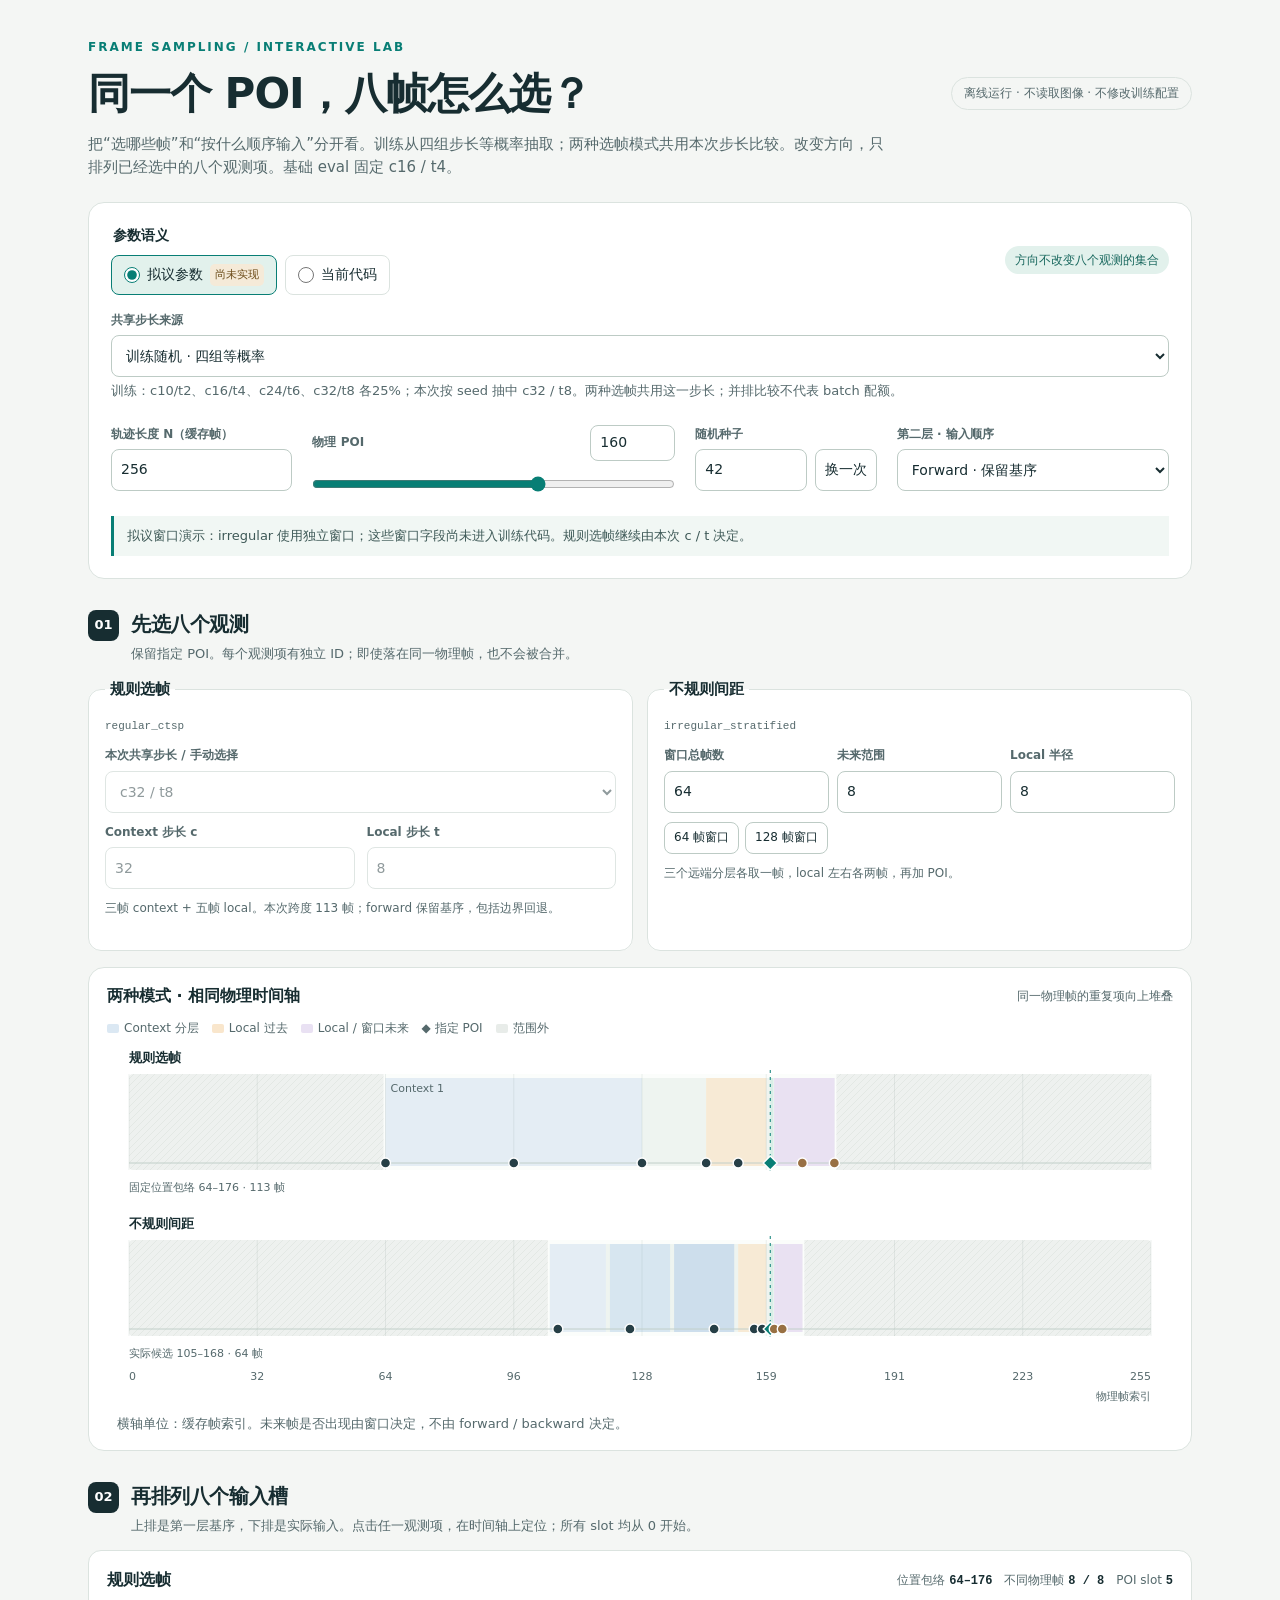
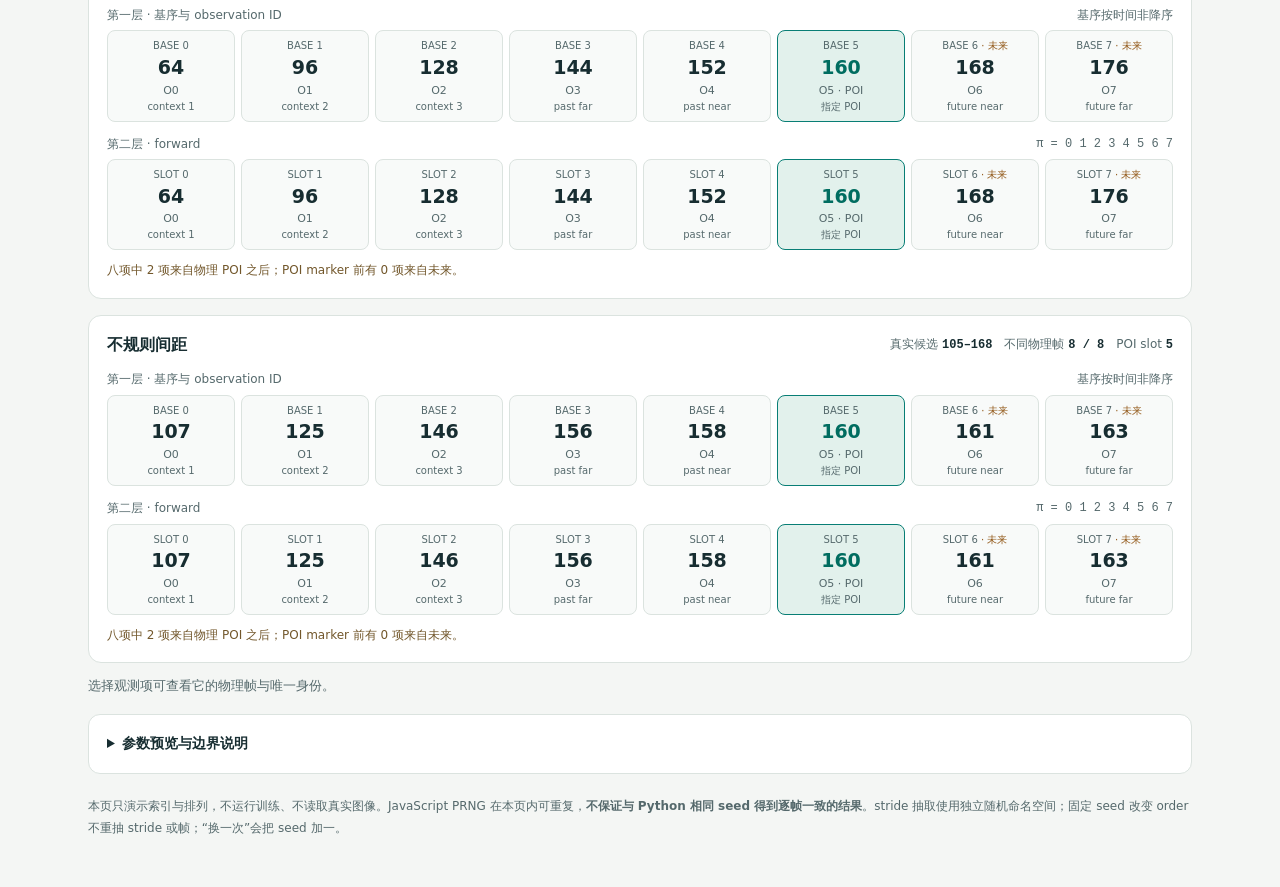
<file: docs/visualizations/frame-sampling-explorer.html>
<!doctype html>
<html lang="zh-CN">
<head>
  <meta charset="utf-8">
  <meta name="viewport" content="width=device-width, initial-scale=1">
  <meta name="color-scheme" content="light">
  <title>八帧采样观察台</title>
  <style>
    :root{--bg:#f4f6f4;--paper:#fff;--ink:#172d31;--muted:#55696c;--line:#dbe3df;--teal:#087e75;--teal-soft:#e2f1ec;--blue:#dbe8f3;--orange:#f9e6cc;--purple:#e9e1f3;--focus:#005eae;--danger:#a83121}
    *{box-sizing:border-box}body{margin:0;background:var(--bg);color:var(--ink);font-family:Inter,"PingFang SC","Microsoft YaHei",system-ui,sans-serif;font-size:14px;line-height:1.55}button,input,select{font:inherit;color:inherit}button,select,input[type=number]{min-height:42px}button,select,input[type=number]{border:1px solid #bdcbc5;border-radius:8px;background:white}button{padding:8px 13px;cursor:pointer}button:hover{background:#edf5f1}button:focus-visible,input:focus-visible,select:focus-visible,summary:focus-visible{outline:3px solid var(--focus);outline-offset:3px}button:disabled,input:disabled,select:disabled{opacity:.48;cursor:not-allowed}input[type=number]{padding:6px 9px;width:100%;font-variant-numeric:tabular-nums}select{padding:6px 30px 6px 10px;max-width:100%;width:100%}input[type=range]{accent-color:var(--teal);width:100%;min-height:34px;margin:0}h1,h2,h3,p{margin:0}h1{font-size:clamp(28px,4vw,42px);letter-spacing:-1px;font-weight:650;line-height:1.2}h2{font-size:20px;font-weight:650;letter-spacing:-.4px}h3{font-size:16px;font-weight:650}code,pre,.number{font-family:"SFMono-Regular",Consolas,monospace;font-variant-numeric:tabular-nums}code{font-size:.9em}main{max-width:1160px;padding:38px 28px 48px;margin:auto}.eyebrow{color:var(--teal);font-size:12px;letter-spacing:2px;font-weight:700;text-transform:uppercase;margin-bottom:12px}.intro{max-width:800px;color:var(--muted);font-size:15px;margin-top:14px}.topline{display:flex;align-items:center;justify-content:space-between;gap:16px;flex-wrap:wrap}.offline{font-size:12px;color:var(--muted);border:1px solid var(--line);border-radius:30px;padding:6px 12px;white-space:nowrap}.panel{background:var(--paper);border:1px solid var(--line);border-radius:16px;padding:22px;margin-top:23px}.control-head{display:flex;justify-content:space-between;align-items:center;gap:16px;flex-wrap:wrap}.semantics{border:0;margin:0;padding:0;display:flex;flex-wrap:wrap;gap:8px}.semantics legend{font-weight:650;margin-bottom:8px}.radio{display:flex;align-items:center;gap:7px;border:1px solid var(--line);border-radius:8px;padding:8px 12px;cursor:pointer}.radio:has(input:checked){background:var(--teal-soft);border-color:var(--teal)}.radio input{accent-color:var(--teal);width:16px;height:16px;margin:0}.tag{font-size:11px;border-radius:5px;padding:2px 5px;background:#f5ead8;color:#6b4b18}.shared-grid{display:grid;grid-template-columns:1fr 2fr 1fr 1.5fr;gap:20px;margin-top:23px}.field{display:flex;flex-direction:column;gap:6px;min-width:0}.label{font-size:12px;color:var(--muted);font-weight:600}.range-heading{display:flex;align-items:center;justify-content:space-between;gap:8px}.range-heading input{width:85px;min-height:36px}.seed-row{display:flex;gap:8px}.seed-row input{min-width:0}.seed-row button{white-space:nowrap;padding:6px 9px}.notice{margin-top:15px;padding:10px 13px;border-left:3px solid var(--teal);background:#f1f7f4;color:#3e5957;font-size:13px}.stephead{display:flex;gap:12px;align-items:flex-start;margin:30px 0 14px}.stepnum{background:var(--ink);color:white;border-radius:8px;min-width:31px;height:31px;display:grid;place-items:center;font-size:13px;font-weight:700;margin-top:1px}.sub{font-size:13px;color:var(--muted);margin-top:4px}.mode-controls{display:grid;grid-template-columns:repeat(2,minmax(0,1fr));gap:14px}.mode-controls fieldset{border:1px solid var(--line);border-radius:13px;padding:17px 16px 14px;background:var(--paper);margin:0;min-width:0}.mode-controls legend{padding:0 5px;font-weight:650;font-size:15px}.mode-code{font-size:11px;color:var(--muted);display:block;margin-bottom:11px;word-break:break-word}.two-fields{display:grid;grid-template-columns:1fr 1fr;gap:12px;margin-top:10px}.three-fields{display:grid;grid-template-columns:repeat(3,1fr);gap:8px}.field-note{font-size:12px;color:var(--muted);min-height:37px;margin-top:10px}.presets{display:flex;gap:6px;flex-wrap:wrap;margin-top:9px}.presets button{font-size:12px;min-height:32px;padding:3px 9px}.chart-panel{margin-top:16px;padding:16px 18px 8px;overflow:hidden}.chart-heading{display:flex;align-items:center;justify-content:space-between;gap:10px;flex-wrap:wrap}.chart-heading p{font-size:12px;color:var(--muted)}.legend{display:flex;gap:13px;flex-wrap:wrap;font-size:12px;color:var(--muted);margin-top:10px}.legend span{display:inline-flex;align-items:center;gap:5px}.swatch{width:12px;height:9px;display:inline-block;border-radius:2px}.chart{display:block;width:100%;overflow:visible}.chart text{font-family:inherit;font-size:11px;fill:var(--muted)}.chart .row-title{font-size:13px;font-weight:650;fill:var(--ink)}.chart .mark{stroke:white;stroke-width:1.4;cursor:pointer}.chart .selected-mark{stroke:#b55505;stroke-width:3}.chart .axis{stroke:#c1cfc9;stroke-width:1}.chart .poi-line{stroke:var(--teal);stroke-dasharray:3 4;stroke-width:1}.chart .tick-label{font-variant-numeric:tabular-nums}.error{color:var(--danger);background:#fff0eb;padding:12px 15px;border-radius:9px;margin-top:14px}.error[hidden]{display:none}.results{display:grid;gap:16px}.result{border:1px solid var(--line);border-radius:13px;background:white;padding:17px 18px}.result-header{display:flex;align-items:center;gap:12px;justify-content:space-between;flex-wrap:wrap}.stats{display:flex;gap:12px;flex-wrap:wrap;color:var(--muted);font-size:12px}.stats strong{color:var(--ink);font-weight:650}.slot-label{display:flex;justify-content:space-between;gap:12px;color:var(--muted);font-size:12px;margin:13px 0 6px}.slots{display:grid;grid-template-columns:repeat(8,minmax(0,1fr));gap:6px}.slot{padding:7px 4px 8px;min-width:0;border:1px solid var(--line);background:#f8faf9;border-radius:8px;display:flex;flex-direction:column;align-items:center;gap:1px;min-height:76px}.slot .ordinal{font-size:10px;color:var(--muted)}.slot .frame-value{font-size:19px;line-height:1.35;font-weight:650;font-variant-numeric:tabular-nums}.slot .occurrence{font-size:11px;color:var(--muted)}.slot .role-label{font-size:10px;max-width:100%;overflow-wrap:anywhere;line-height:1.3;color:var(--muted)}.slot.query{background:var(--teal-soft);border-color:var(--teal)}.slot.query .frame-value{color:#006d60}.slot.active{outline:2px solid #b55505;outline-offset:1px}.slot.future .ordinal:after{content:" · 未来";color:#925818}.repeat{display:inline-block;font-size:10px;color:#6c6284}.warnings{margin-top:11px;color:#72572b;font-size:12px;line-height:1.6}.invariant{padding:5px 10px;background:var(--teal-soft);color:#17675d;border-radius:20px;font-size:12px;white-space:nowrap}.detail-label{font-size:13px;color:var(--muted);margin-top:13px}.detail{background:var(--paper);border:1px solid var(--line);border-radius:12px;padding:14px 18px;margin-top:18px}.detail summary{cursor:pointer;font-weight:600;padding:4px 0}.detail p{color:var(--muted);font-size:13px;margin-top:10px}.detail pre{white-space:pre-wrap;overflow-wrap:anywhere;background:#f4f7f5;padding:14px;border-radius:8px;font-size:12px;line-height:1.5;margin-bottom:0}.footer{font-size:12px;color:var(--muted);margin-top:22px;line-height:1.8}.sr-only{position:absolute;width:1px;height:1px;padding:0;margin:-1px;overflow:hidden;clip:rect(0,0,0,0);white-space:nowrap;border:0}
    @media(max-width:850px){.shared-grid{grid-template-columns:1fr 2fr;gap:16px}.mode-controls{grid-template-columns:1fr}.mode-controls fieldset{display:grid;grid-template-columns:1fr 1.5fr;gap:0 20px}.mode-controls .mode-code{grid-column:1/-1}.mode-controls .field-note{grid-column:1/-1;min-height:0}.two-fields{margin-top:0}.three-fields{grid-column:1/-1}.mode-controls .presets{grid-column:1/-1}.mode-controls .regular-preset{align-self:start}.panel{padding:18px}.chart-panel{padding:14px 12px 6px}}
    @media(max-width:480px){main{padding:23px 14px 34px}.shared-grid{grid-template-columns:1fr;gap:15px}.mode-controls fieldset{display:block}.two-fields{margin-top:10px}.three-fields{grid-template-columns:1fr 1fr}.mode-controls .field-note{margin-top:10px}.panel{padding:15px}.radio{padding:8px 9px;font-size:13px}.slots{grid-template-columns:repeat(4,minmax(0,1fr));gap:7px}.slot{min-height:73px}.result{padding:15px 12px}.slot-label{align-items:start;font-size:11px}.stats{gap:8px}.chart-heading h3{font-size:14px}.legend{gap:8px}.topline{gap:12px}.offline{display:none}.seed-row input{max-width:150px}.invariant{white-space:normal}.chart-panel{padding:12px 7px 5px}.three-fields .field:last-child{margin-top:7px}.control-head{gap:10px}}
    @media(prefers-reduced-motion:no-preference){button{transition:background .12s,border-color .12s}}
    .mode-controls fieldset[hidden]{display:none}.mode-controls.evaluation{grid-template-columns:1fr}
  </style>
</head>
<body>
<main id="explorer">
  <header>
    <div class="eyebrow">FRAME SAMPLING / INTERACTIVE LAB</div>
    <div class="topline"><h1>同一个 POI，八帧怎么选？</h1><span class="offline">离线运行 · 不读取图像 · 不修改训练配置</span></div>
    <p class="intro">把“选哪些帧”和“按什么顺序输入”分开看。训练从四组步长等概率抽取；两种选帧模式共用本次步长比较。改变方向，只排列已经选中的八个观测项。基础 eval 固定 c16 / t4。</p>
  </header>

  <section class="panel" aria-label="共享参数">
    <div class="control-head">
      <fieldset class="semantics"><legend>参数语义</legend>
        <label class="radio"><input type="radio" name="semantics" value="proposed" checked>拟议参数 <span class="tag">尚未实现</span></label>
        <label class="radio"><input type="radio" name="semantics" value="current">当前代码</label>
      </fieldset>
      <span class="invariant">方向不改变八个观测的集合</span>
    </div>
    <label class="field" style="margin-top:16px"><span class="label">共享步长来源</span><select id="strideSource"><option value="training" selected>训练随机 · 四组等概率</option><option value="manual">手动指定 · 参数对照</option><option value="evaluation">基础 eval · 固定 c16 / t4</option></select></label>
    <p id="strideNote" class="sub"></p>
    <div class="shared-grid">
      <label class="field"><span class="label">轨迹长度 N（缓存帧）</span><input id="nFrames" type="number" min="1" max="100000" step="1" value="256" inputmode="numeric"></label>
      <div class="field"><div class="range-heading"><label class="label" for="poi">物理 POI</label><input id="poiNumber" aria-label="物理 POI 数值" type="number" min="0" max="255" value="160" step="1" inputmode="numeric"></div><input id="poi" type="range" min="0" max="255" step="1" value="160" aria-describedby="poiHelp"><span id="poiHelp" class="sr-only">帧索引从零开始。可用方向键逐帧移动，Home 和 End 到达边界。</span></div>
      <div class="field"><label class="label" for="seed">随机种子</label><div class="seed-row"><input id="seed" type="number" value="42" min="0" max="2147483647" step="1" inputmode="numeric"><button id="reroll" type="button" aria-label="将随机种子加一，重新选帧">换一次</button></div></div>
      <label class="field"><span class="label">第二层 · 输入顺序</span><select id="order"><option value="forward">Forward · 保留基序</option><option value="backward">Backward · 完整反排</option><option value="tail_rewind">Tail rewind · 末五项反排</option></select></label>
    </div>
    <p id="semanticsNote" class="notice"></p>
    <div id="error" class="error" role="alert" hidden></div>
  </section>

  <div class="stephead"><span class="stepnum">01</span><div><h2>先选八个观测</h2><p class="sub">保留指定 POI。每个观测项有独立 ID；即使落在同一物理帧，也不会被合并。</p></div></div>
  <div class="mode-controls">
    <fieldset><legend>规则选帧</legend><code class="mode-code">regular_ctsp</code>
      <label class="field regular-preset"><span class="label">本次共享步长 / 手动选择</span><select id="preset"><option value="10,2">c10 / t2</option><option value="16,4" selected>c16 / t4</option><option value="24,6">c24 / t6</option><option value="32,8">c32 / t8</option><option value="custom">自定义步长</option></select></label>
      <div class="two-fields"><label class="field"><span class="label">Context 步长 c</span><input id="c" type="number" min="1" max="100000" step="1" value="16"></label><label class="field"><span class="label">Local 步长 t</span><input id="t" type="number" min="1" max="100000" step="1" value="4"></label></div>
      <p id="regularNote" class="field-note"></p>
    </fieldset>
    <fieldset id="irregularControls"><legend>不规则间距</legend><code class="mode-code">irregular_stratified</code>
      <div class="three-fields"><label class="field"><span class="label">窗口总帧数</span><input id="irWindow" class="proposed-only" type="number" min="8" max="100000" step="1" value="64"></label><label class="field"><span class="label">未来范围</span><input id="irFuture" class="proposed-only" type="number" min="0" max="100000" step="1" value="8"></label><label class="field"><span class="label">Local 半径</span><input id="irRadius" class="proposed-only" type="number" min="2" max="100000" step="1" value="8"></label></div>
      <div class="presets"><button class="proposed-only" type="button" data-window="irWindow" data-value="64">64 帧窗口</button><button class="proposed-only" type="button" data-window="irWindow" data-value="128">128 帧窗口</button></div>
      <p class="field-note" id="irregularNote">三个远端分层各取一帧，local 左右各两帧，再加 POI。</p>
    </fieldset>
  </div>

  <section class="panel chart-panel" aria-labelledby="chartTitle">
    <div class="chart-heading"><h3 id="chartTitle">两种模式 · 相同物理时间轴</h3><p>同一物理帧的重复项向上堆叠</p></div>
    <div class="legend"><span><i class="swatch" style="background:var(--blue)"></i>Context 分层</span><span><i class="swatch" style="background:var(--orange)"></i>Local 过去</span><span><i class="swatch" style="background:var(--purple)"></i>Local / 窗口未来</span><span>◆ 指定 POI</span><span><i class="swatch" style="background:#e8ece9"></i>范围外</span></div>
    <svg id="timeline" class="chart" role="img" aria-label="两种选帧模式的物理时间轴"></svg>
    <p class="sub" style="padding:0 10px 8px">横轴单位：缓存帧索引。未来帧是否出现由窗口决定，不由 forward / backward 决定。</p>
  </section>

  <div class="stephead"><span class="stepnum">02</span><div><h2>再排列八个输入槽</h2><p class="sub">上排是第一层基序，下排是实际输入。点击任一观测项，在时间轴上定位；所有 slot 均从 0 开始。</p></div></div>
  <div id="results" class="results"></div>
  <p id="selectionDetail" class="detail-label" aria-live="polite">选择观测项可查看它的物理帧与唯一身份。</p>
  <p id="live" class="sr-only" aria-live="polite" aria-atomic="true"></p>

  <details class="detail"><summary>参数预览与边界说明</summary>
    <p><strong>这是演示参数，不能直接用于当前训练代码。</strong>训练候选步长为 c10/t2、c16/t4、c24/t6、c32/t8，每次等概率抽一组。两种模式并排仅用于比较，不代表同一个 batch 的配额；两层混合权重由训练配置决定。基础 eval 固定 regular_ctsp + forward + c16/t4。拟议的独立窗口参数尚未实现。窗口总帧数包含两端和 POI：past = windowSize − 1 − futureFrames。比如 64 / future 8 表示 [POI−55, POI+8]。</p>
    <p>Regular 的完整名义包络跨度为 max(3c, 2t) + 2t + 1（基础 eval 的 c16 / t4 为 57 帧）；实际包络还会裁剪到轨迹边界。Forward 保留选择器基序，regular 的边界回退可能非单调。图中所有补齐项均保留独立 observation ID。</p>
    <pre id="configPreview"></pre>
  </details>
  <footer class="footer">本页只演示索引与排列，不运行训练、不读取真实图像。JavaScript PRNG 在本页内可重复，<strong>不保证与 Python 相同 seed 得到逐帧一致的结果</strong>。stride 抽取使用独立随机命名空间；固定 seed 改变 order 不重抽 stride 或帧；“换一次”会把 seed 加一。</footer>
</main>
<script>
/* Standalone educational sampler. No repository configuration is modified.
 * Current geometry/distributions follow grana/data/frame_sampling.py at 4718d57.
 * Proposed windows are a design demonstration, not a deployed training option.
 */
(function (root) {
  'use strict';

  const MODES = ['regular_ctsp', 'irregular_stratified'];
  const TRAINING_STRIDES = [[10, 2], [16, 4], [24, 6], [32, 8]];
  const ORDERS = {
    forward: [0, 1, 2, 3, 4, 5, 6, 7],
    backward: [7, 6, 5, 4, 3, 2, 1, 0],
    tail_rewind: [0, 1, 2, 7, 6, 5, 4, 3]
  };
  const SEED_NOTE = '同一输入和 seed 可重复；此页面使用独立 JavaScript PRNG，不与 Python 的相同 seed 逐帧一致。';
  const BASE_LABELS = ['context 1', 'context 2', 'context 3', 'past far', 'past near', 'POI', 'future near', 'future far'];

  function integer(value, name, minimum) {
    if (!Number.isSafeInteger(value) || value < minimum) {
      throw new Error(name + ' 必须是大于等于 ' + minimum + ' 的安全整数。');
    }
    return value;
  }

  function safe(value, name) {
    if (!Number.isSafeInteger(value)) throw new Error(name + ' 超出可精确表示的整数范围。');
    return value;
  }

  function generator(seed) {
    if ((typeof seed !== 'string' && typeof seed !== 'number') ||
        (typeof seed === 'number' && !Number.isFinite(seed))) {
      throw new Error('seed 必须是字符串或有限数字。');
    }
    let state = 2166136261;
    const text = String(seed);
    for (let i = 0; i < text.length; i += 1) {
      state = Math.imul(state ^ text.charCodeAt(i), 16777619) >>> 0;
    }
    if (!state) state = 0x9e3779b9;
    function next32() {
      state ^= state << 13;
      state ^= state >>> 17;
      state ^= state << 5;
      return state >>> 0;
    }
    return function randbelow(count) {
      integer(count, '随机候选数量', 1);
      // Rejection sampling avoids modulo bias, including non-power-of-two bins.
      const range = 9007199254740992;
      const limit = Math.floor(range / count) * count;
      let draw;
      do { draw = (next32() >>> 5) * 67108864 + (next32() >>> 6); } while (draw >= limit);
      return draw % count;
    };
  }

  function withoutReplacement(count, amount, random) {
    if (amount > count) throw new Error('无放回抽样数量超过候选数量。');
    const moved = new Map();
    const result = [];
    for (let i = 0; i < amount; i += 1) {
      const remaining = count - i;
      const index = random(remaining);
      result.push(moved.has(index) ? moved.get(index) : index);
      const last = remaining - 1;
      moved.set(index, moved.has(last) ? moved.get(last) : last);
    }
    return result;
  }

  function resolveStride(options) {
    options = options || {};
    const source = options.source === undefined ? 'training' : options.source;
    if (source === 'training') {
      // Independent namespace: order, selector, window and frame draws cannot change this choice.
      const seed = options.seed === undefined ? 42 : options.seed;
      if ((typeof seed !== 'number' && typeof seed !== 'string') ||
          (typeof seed === 'number' && !Number.isFinite(seed))) throw new Error('seed 必须是字符串或有限数字。');
      return TRAINING_STRIDES[generator('grana-demo:stride:' + String(seed))(TRAINING_STRIDES.length)].slice();
    }
    if (source === 'evaluation') return [16, 4];
    if (source === 'manual') return [integer(options.c === undefined ? 16 : options.c, 'c', 1),
                                    integer(options.t === undefined ? 4 : options.t, 't', 1)];
    throw new Error('未知 stride 来源：' + source);
  }

  function sample(options) {
    if (!options || typeof options !== 'object' || Array.isArray(options)) throw new Error('参数必须是对象。');
    const mode = options.mode === undefined ? 'regular_ctsp' : options.mode;
    const semantics = options.semantics === undefined ? 'current' : options.semantics;
    const order = options.order === undefined ? 'forward' : options.order;
    if (!MODES.includes(mode)) throw new Error('未知选帧模式：' + mode);
    if (!['current', 'proposed'].includes(semantics)) throw new Error('semantics 必须是 current 或 proposed。');
    if (!Object.prototype.hasOwnProperty.call(ORDERS, order)) throw new Error('未知输入排列：' + order);
    const n = integer(options.nFrames === undefined ? 500 : options.nFrames, 'nFrames', 1);
    const p = integer(options.poi === undefined ? Math.min(200, n - 1) : options.poi, 'poi', 0);
    if (p >= n) throw new Error('poi 必须位于 0 到 nFrames−1 之间。');
    const strideSource = options.c === undefined && options.t === undefined ? 'training' : 'manual';
    const pair = resolveStride({source: strideSource, seed: options.seed, c: options.c, t: options.t});
    const c = pair[0], t = pair[1];
    const independentWindow = semantics === 'proposed' && mode === 'irregular_stratified';
    // Regular CTSP displays its fixed-position envelope, not the extra context
    // room required by the irregular selector's stratification contract.
    let past = Math.max(safe(3 * c, '3c'), safe(2 * t + (mode === 'regular_ctsp' ? 0 : 3), 'local 跨度'));
    let future = safe(2 * t, '2t');
    let radius = future;
    if (independentWindow) {
      const size = integer(options.windowSize === undefined ? 64 : options.windowSize, 'windowSize', 1);
      future = integer(options.futureFrames === undefined ? 8 : options.futureFrames, 'futureFrames', 0);
      if (future >= size) throw new Error('futureFrames 必须小于 windowSize，范围内必须包含 POI。');
      past = size - 1 - future;
      if (mode === 'irregular_stratified') {
        radius = integer(options.localRadius === undefined ? 8 : options.localRadius, 'localRadius', 2);
        if (past - radius < 3) throw new Error('不规则选帧要求 pastFrames >= localRadius + 3，以形成三个非空 context 分层。');
        if (future < radius) throw new Error('不规则选帧要求 futureFrames >= localRadius，左右局部范围必须位于窗口内。');
      }
    }
    const nominalLower = safe(p - past, '窗口左端');
    const nominalUpper = safe(p + future, '窗口右端');
    const lower = Math.max(0, nominalLower);
    const upper = Math.min(n - 1, nominalUpper);
    const windowInfo = {lower, upper, nominalLower, nominalUpper};
    const random = generator(options.seed === undefined ? 42 : options.seed);
    const warnings = [];
    const regions = [];
    function region(label, start, end, kind) {
      const first = Math.max(lower, start);
      const last = Math.min(upper, end);
      if (first <= last) regions.push({label, start: first, end: last, kind});
    }
    function clip(index) { return Math.max(lower, Math.min(upper, index)); }
    function sourceClip(index) { return Math.max(0, Math.min(n - 1, index)); }
    region(mode === 'regular_ctsp' ? '固定位置包络（并非连续随机候选）' : '候选窗口（含两端）', lower, upper, 'window');
    if (lower !== nominalLower || upper !== nominalUpper) {
      warnings.push(mode === 'regular_ctsp'
        ? '固定位置包络触及轨迹边界：裁剪后覆盖索引 [' + lower + ', ' + upper + ']；实际仅选择公式指定的八个位置。'
        : '窗口触及轨迹边界：实际候选范围为 [' + lower + ', ' + upper + ']，共 ' + (upper - lower + 1) + ' 帧；不会重抽 POI。');
    }
    let baseFrames;
    let basePoiSlot;
    let roleLabels = BASE_LABELS.slice();

    if (mode === 'regular_ctsp') {
      const context = p >= 3 * c ? [p - 3 * c, p - 2 * c, p - c] : [0, Math.floor(p / 3), Math.floor(2 * p / 3)];
      const local = [-2, -1, 0, 1, 2].map(offset => sourceClip(p + offset * t));
      baseFrames = context.concat(local);
      basePoiSlot = 5;
      region('context：三个固定位置', Math.min(...context), Math.max(...context), 'context');
      region('local：五个固定位置', p - 2 * t, p + 2 * t, 'local');
      if (p < 3 * c) warnings.push('regular 边界回退采用 [0, floor(p/3), floor(2p/3)]；保留原始槽位顺序，不排序。');
    } else if (mode === 'irregular_stratified') {
      let context;
      let left;
      let right;
      if (semantics === 'current') {
        if (p >= past) {
          const bounds = [0, 1, 2, 3].map(i => p - past + Math.floor(i * (past - 2 * t) / 3));
          context = [0, 1, 2].map(i => {
            region('context 分层 ' + (i + 1), bounds[i], bounds[i + 1] - 1, 'context');
            return bounds[i] + random(bounds[i + 1] - bounds[i]);
          });
        } else {
          context = [0, Math.floor(p / 3), Math.floor(2 * p / 3)];
          region('context 边界回退', 0, Math.floor(2 * p / 3), 'context');
          warnings.push('current irregular 使用现行 context 边界回退 [0, floor(p/3), floor(2p/3)]。');
        }
        const ld = withoutReplacement(2 * t, 2, random).map(i => i + 1).sort((a, b) => a - b);
        const rd = withoutReplacement(2 * t, 2, random).map(i => i + 1).sort((a, b) => a - b);
        left = [sourceClip(p - ld[1]), sourceClip(p - ld[0])];
        right = [sourceClip(p + rd[0]), sourceClip(p + rd[1])];
        region('左侧 local 候选', p - 2 * t, p - 1, 'local');
        region('右侧 local 候选', p + 1, p + 2 * t, 'local');
      } else {
        // Proposed mode samples only real frames inside the configured window.
        function coverOrRepeat(start, end, amount, label, fallback) {
          const count = Math.max(0, end - start + 1);
          if (count >= amount) return withoutReplacement(count, amount, random).map(i => start + i).sort((a, b) => a - b);
          warnings.push(label + '只有 ' + count + ' 个真实候选，使用重复观测补足 ' + amount + ' 槽；所有帧仍在实际窗口内。');
          if (!count) return Array(amount).fill(clip(fallback));
          const values = Array.from({length: count}, (_, i) => start + i);
          while (values.length < amount) values.push(start + random(count));
          return values.sort((a, b) => a - b);
        }
        const contextStart = lower;
        const contextEnd = Math.min(upper, p - radius - 1);
        const contextCount = Math.max(0, contextEnd - contextStart + 1);
        if (contextCount >= 3) {
          const bounds = [0, 1, 2, 3].map(i => contextStart + Math.floor(i * contextCount / 3));
          context = [0, 1, 2].map(i => {
            region('context 分层 ' + (i + 1), bounds[i], bounds[i + 1] - 1, 'context');
            return bounds[i] + random(bounds[i + 1] - bounds[i]);
          });
        } else {
          context = coverOrRepeat(contextStart, contextEnd, 3, 'context', p - radius - 1);
          region('context 边界候选', contextStart, contextEnd, 'context');
        }
        const leftStart = Math.max(lower, p - radius);
        const leftEnd = Math.min(upper, p - 1);
        const rightStart = Math.max(lower, p + 1);
        const rightEnd = Math.min(upper, p + radius);
        left = coverOrRepeat(leftStart, leftEnd, 2, '过去 local', p - 1);
        right = coverOrRepeat(rightStart, rightEnd, 2, '未来 local', p + 1);
        region('左侧 local 候选', leftStart, leftEnd, 'local');
        region('右侧 local 候选', rightStart, rightEnd, 'local');
      }
      baseFrames = context.concat(left, [p], right);
      basePoiSlot = 5;
    }

    region('指定 POI', p, p, 'poi');
    const unique = new Set(baseFrames).size;
    if (unique < 8) warnings.push('八个观测对应 ' + unique + ' 个不同物理帧；重复项仍保留独立身份，只有一个项是指定 POI。');
    if (baseFrames.some((index, slot) => slot > 0 && index < baseFrames[slot - 1])) {
      warnings.push('本次 selector 的 base 顺序不是严格时间升序；forward 保持 base 槽位，不做隐式排序。');
    }
    if (baseFrames.length !== 8 || baseFrames[basePoiSlot] !== p ||
        baseFrames.some(index => !Number.isSafeInteger(index) || index < lower || index > upper)) {
      throw new Error('内部采样契约错误：必须保留八个窗口内观测和指定 POI。');
    }
    const permutation = ORDERS[order].slice();
    const ids = [0, 1, 2, 3, 4, 5, 6, 7];
    return {
      baseFrames, orderedFrames: permutation.map(index => baseFrames[index]),
      poiSlot: permutation.indexOf(basePoiSlot), basePoiSlot, permutation,
      regions, window: windowInfo, warnings, roleLabels,
      orderedRoleLabels: permutation.map(index => roleLabels[index]),
      baseOccurrenceIds: ids, orderedOccurrenceIds: permutation.map(index => ids[index]),
      poiIdentity: ids[basePoiSlot], distinctFrameCount: unique, seedNote: SEED_NOTE,
      resolved: {mode, semantics, order, nFrames: n, poi: p, c, t, strideSource,
        pastFrames: past, futureFrames: future, windowSize: past + future + 1,
        localRadius: mode === 'irregular_stratified' ? radius : null}
    };
  }

  const api = Object.freeze({sample, resolveStride, trainingStrides: TRAINING_STRIDES.map(pair => pair.slice()), modes: MODES.slice(), orders: Object.keys(ORDERS), seedNote: SEED_NOTE});
  root.FrameSamplingLab = api;
  if (typeof module !== 'undefined' && module.exports) module.exports = api;
})(typeof globalThis !== 'undefined' ? globalThis : window);

</script>
<script>
(function(){
  'use strict';
  var $=function(id){return document.getElementById(id);};
  var modes=[{key:'regular_ctsp',name:'规则选帧'},{key:'irregular_stratified',name:'不规则间距'}];
  var results=[],settings=null,selected=null,resizeTimer=null;
  var previousSource='training',manualPair=['16','4'],savedSemantics='proposed',savedOrder='forward';
  var NS='http://www.w3.org/2000/svg';
  function node(tag,attrs,text){var el=document.createElementNS(NS,tag);Object.keys(attrs||{}).forEach(function(k){el.setAttribute(k,attrs[k]);});if(text!==undefined)el.textContent=text;return el;}
  function html(tag,cls,text){var el=document.createElement(tag);if(cls)el.className=cls;if(text!==undefined)el.textContent=text;return el;}
  function integer(id){var input=$(id),value=Number(input.value);if(input.value.trim()===''||!Number.isSafeInteger(value))throw new Error('请输入整数：'+(input.closest('label')?input.closest('label').textContent.trim():id));if(input.min!==''&&value<Number(input.min))throw new Error('参数不能小于 '+input.min+'：'+id);if(input.max!==''&&value>Number(input.max))throw new Error('参数不能大于 '+input.max+'：'+id);return value;}
  function syncSourceControls(){
    var source=$('strideSource').value,isEval=source==='evaluation';
    if(source!==previousSource){
      if(previousSource==='manual')manualPair=[$('c').value,$('t').value];
      if(previousSource==='evaluation'){
        document.querySelector('input[name="semantics"][value="'+savedSemantics+'"]').checked=true;
        $('order').value=savedOrder;
      }
      if(isEval){
        savedSemantics=document.querySelector('input[name="semantics"]:checked').value;
        savedOrder=$('order').value;
        document.querySelector('input[name="semantics"][value="current"]').checked=true;
        $('order').value='forward';
      }
      if(source==='manual'){$('c').value=manualPair[0];$('t').value=manualPair[1];}
      previousSource=source;
    }
    ['c','t','preset'].forEach(function(id){$(id).disabled=source!=='manual';});
    $('order').disabled=isEval;
    document.querySelectorAll('input[name="semantics"]').forEach(function(input){input.disabled=isEval;});
    $('irregularControls').hidden=isEval;
    document.querySelector('.mode-controls').classList.toggle('evaluation',isEval);
    var proposed=document.querySelector('input[name="semantics"]:checked').value==='proposed';
    document.querySelectorAll('.proposed-only').forEach(function(input){input.disabled=isEval||!proposed;});
  }
  function read(){
    var source=$('strideSource').value,semantics=document.querySelector('input[name="semantics"]:checked').value,seed=integer('seed');
    if(!window.FrameSamplingLab)throw new Error('采样引擎尚未加载。');
    var pair=window.FrameSamplingLab.resolveStride({source:source,seed:seed,c:source==='manual'?integer('c'):undefined,t:source==='manual'?integer('t'):undefined});
    $('c').value=pair[0];$('t').value=pair[1];
    $('preset').value=window.FrameSamplingLab.trainingStrides.some(function(p){return p[0]===pair[0]&&p[1]===pair[1];})?pair.join(','):'custom';
    function proposed(id,fallback){return semantics==='proposed'?integer(id):(Number.isSafeInteger(Number($(id).value))?Number($(id).value):fallback);}
    return {strideSource:source,semantics:semantics,nFrames:integer('nFrames'),poi:integer('poiNumber'),seed:seed,order:$('order').value,c:pair[0],t:pair[1],irWindow:proposed('irWindow',64),irFuture:proposed('irFuture',8),irRadius:proposed('irRadius',8)};
  }

  function formatFrames(values){return '['+values.join(', ')+']';}
  function labels(result){return result.roleLabels||result.baseFrames.map(function(_,i){return 'observation '+i;});}
  function baseId(result,index){return result.baseOccurrenceIds?result.baseOccurrenceIds[index]:index;}
  function friendlyRole(label){var known={POI:'指定 POI',poi:'指定 POI',random:'随机',repeat:'补齐重复',past_far:'Local 过去',past_near:'Local 过去',future_near:'Local 未来',future_far:'Local 未来',context1:'Context 1',context2:'Context 2',context3:'Context 3'};return known[label]||String(label);}
  function resultOptions(mode,s){return {mode:mode,semantics:s.semantics,nFrames:s.nFrames,poi:s.poi,c:s.c,t:s.t,windowSize:s.irWindow,futureFrames:s.irFuture,localRadius:s.irRadius,seed:s.seed,order:s.order};}
  function selectOccurrence(mode,index){selected={mode:mode,index:index};var entry=results.find(function(r){return r.mode.key===mode;});if(!entry)return;var r=entry.value,slot=r.permutation.indexOf(index);$('selectionDetail').textContent=entry.mode.name+' · O'+baseId(r,index)+' · 物理帧 '+r.baseFrames[index]+' · 基序 '+index+' → 输入 slot '+slot+(index===r.basePoiSlot?' · 唯一指定 POI':'')+' · '+friendlyRole(labels(r)[index]);document.querySelectorAll('.slot').forEach(function(el){var active=el.dataset.mode===mode&&Number(el.dataset.base)===index;el.classList.toggle('active',active);el.setAttribute('aria-pressed',String(active));});drawTimeline();}
  function makeSlot(entry,baseIndex,slot,isOrdered){var r=entry.value,frame=isOrdered?r.orderedFrames[slot]:r.baseFrames[slot],query=baseIndex===r.basePoiSlot;var button=html('button','slot'+(query?' query':'')+(frame>settings.poi?' future':''));button.type='button';button.dataset.mode=entry.mode.key;button.dataset.base=baseIndex;button.setAttribute('aria-pressed','false');button.setAttribute('aria-label',entry.mode.name+'，'+(isOrdered?'输入 slot ':'基序 ')+slot+'，物理帧 '+frame+'，观测 O'+baseId(r,baseIndex)+(query?'，指定 POI':''));button.appendChild(html('span','ordinal',(isOrdered?'SLOT ':'BASE ')+slot));button.appendChild(html('span','frame-value',String(frame)));button.appendChild(html('span','occurrence','O'+baseId(r,baseIndex)+(query?' · POI':'')));button.appendChild(html('span','role-label',friendlyRole(labels(r)[baseIndex])));button.addEventListener('click',function(){selectOccurrence(entry.mode.key,baseIndex);});return button;}
  function renderResults(){var root=$('results');root.replaceChildren();results.forEach(function(entry){var r=entry.value,card=html('section','result'),head=html('div','result-header');head.appendChild(html('h3','',entry.mode.name));var stats=html('div','stats');[[entry.mode.key==='regular_ctsp'?'位置包络':'真实候选',r.window.lower+'–'+r.window.upper],['不同物理帧',new Set(r.baseFrames).size+' / 8'],['POI slot',r.poiSlot]].forEach(function(item){var s=html('span','',item[0]+' ');s.appendChild(html('strong','number',String(item[1])));stats.appendChild(s);});head.appendChild(stats);card.appendChild(head);var header=html('div','slot-label');header.appendChild(html('span','','第一层 · 基序与 observation ID'));header.appendChild(html('span','',r.baseFrames.some(function(v,i,a){return i>0&&v<a[i-1];})?'基序含时间回跳':'基序按时间非降序'));card.appendChild(header);var base=html('div','slots');r.baseFrames.forEach(function(_,i){base.appendChild(makeSlot(entry,i,i,false));});card.appendChild(base);var orderhead=html('div','slot-label');orderhead.appendChild(html('span','','第二层 · '+settings.order));orderhead.appendChild(html('span','number','π = '+r.permutation.join(' ')));card.appendChild(orderhead);var ordered=html('div','slots');r.permutation.forEach(function(baseIndex,i){ordered.appendChild(makeSlot(entry,baseIndex,i,true));});card.appendChild(ordered);var duplicates=8-new Set(r.baseFrames).size,warnings=(r.warnings||[]).slice();if(duplicates)warnings.unshift('含 '+duplicates+' 个重复物理帧的观测项；它们仍分别占一个输入槽。');var futures=r.baseFrames.filter(function(v){return v>settings.poi;}).length;warnings.push('八项中 '+futures+' 项来自物理 POI 之后；POI marker 前有 '+r.orderedFrames.slice(0,r.poiSlot).filter(function(v){return v>settings.poi;}).length+' 项来自未来。');if(warnings.length)card.appendChild(html('p','warnings',warnings.join(' ')));root.appendChild(card);});}
  function drawTimeline(){if(!settings||!results.length)return;var svg=$('timeline'),width=Math.max(240,svg.getBoundingClientRect().width),left=22,right=22,plot=width-left-right,rowHeight=166,height=rowHeight*results.length+40;svg.replaceChildren();svg.setAttribute('viewBox','0 0 '+width+' '+height);svg.setAttribute('height',height);var title=node('title',{},'相同物理时间轴：'+results.map(function(e){return e.mode.name+' '+formatFrames(e.value.baseFrames);}).join('；'));svg.appendChild(title);var defs=node('defs'),pattern=node('pattern',{id:'outsidePattern',patternUnits:'userSpaceOnUse',width:7,height:7});pattern.appendChild(node('rect',{width:7,height:7,fill:'#eef1ef'}));pattern.appendChild(node('path',{d:'M0 7 L7 0',stroke:'#e3e8e4','stroke-width':1}));defs.appendChild(pattern);svg.appendChild(defs);var x=function(frame){return settings.nFrames===1?left+plot/2:left+frame/(settings.nFrames-1)*plot;};var regionColor=function(region,i){if(region.kind==='context')return ['#e3edf5','#d4e4f0','#c8dbeb'][i%3];if(/future/i.test(region.kind+' '+region.label))return '#e9e1f3';if(region.kind==='local')return '#fae9d1';if(region.kind==='poi')return '#d5eee5';return '#e6efea';};var ticks=width<430?3:width<700?5:9;var tickValues=[];for(var j=0;j<ticks;j++){var tick=Math.round(j*(settings.nFrames-1)/(ticks-1));if(tickValues.indexOf(tick)<0)tickValues.push(tick);}results.forEach(function(entry,ri){var r=entry.value,top=ri*rowHeight,y=top+125;svg.appendChild(node('text',{x:left,y:top+24,class:'row-title'},entry.mode.name));svg.appendChild(node('rect',{x:left,y:top+36,width:plot,height:96,rx:4,fill:'url(#outsidePattern)'}));var lower=x(r.window.lower),upper=x(r.window.upper);svg.appendChild(node('rect',{x:lower-2,y:top+36,width:Math.max(4,upper-lower+4),height:96,fill:'#fbfdfb'}));var contextIndex=0;(r.regions||[]).forEach(function(region){var start=Math.max(r.window.lower,region.start),end=Math.min(r.window.upper,region.end);if(end<start)return;function band(a,b,color,label){if(b<a)return;var rx=x(a),rw=Math.max(3,x(b)-rx),rect=node('rect',{x:rx,y:top+40,width:rw,height:88,fill:color,opacity:.85});rect.appendChild(node('title',{},region.label+'：'+a+'–'+b));svg.appendChild(rect);if(rw>75&&label)svg.appendChild(node('text',{x:rx+5,y:top+54},label));}if(region.kind==='local'){band(start,Math.min(end,settings.poi-1),'#fae9d1','过去 local');band(Math.max(start,settings.poi+1),end,'#e9e1f3','未来 local');}else if(region.kind==='window'){band(start,end,'#edf3ef','');band(Math.max(start,settings.poi+1),end,'#eee6f6','');}else{var ci=contextIndex;if(region.kind==='context')contextIndex++;band(start,end,regionColor(region,ci),region.kind==='context'?'Context '+contextIndex:'');}});tickValues.forEach(function(frame){svg.appendChild(node('line',{x1:x(frame),x2:x(frame),y1:top+36,y2:top+132,stroke:'#718980','stroke-opacity':.13}));});svg.appendChild(node('line',{x1:left,x2:width-right,y1:y,y2:y,class:'axis'}));svg.appendChild(node('line',{x1:x(settings.poi),x2:x(settings.poi),y1:top+32,y2:top+137,class:'poi-line'}));var seen={};r.baseFrames.forEach(function(frame,i){var level=seen[frame]||0;seen[frame]=level+1;var cy=y-12*level,cx=x(frame),query=i===r.basePoiSlot,isActive=selected&&selected.mode===entry.mode.key&&selected.index===i;svg.appendChild(node('line',{x1:cx,x2:cx,y1:y,y2:cy,stroke:'#7f9690','stroke-width':1}));var mark=query?node('polygon',{points:cx+','+(cy-7)+' '+(cx+7)+','+cy+' '+cx+','+(cy+7)+' '+(cx-7)+','+cy,fill:'#087e75'}):node('circle',{cx:cx,cy:cy,r:5,fill:frame>settings.poi?'#987043':'#263f46'});mark.setAttribute('class','mark'+(isActive?' selected-mark':''));mark.appendChild(node('title',{},'O'+baseId(r,i)+' · 帧 '+frame+' · '+friendlyRole(labels(r)[i])+(query?' · 指定 POI':'')));mark.addEventListener('click',function(){selectOccurrence(entry.mode.key,i);});svg.appendChild(mark);});var rangeText=(entry.mode.key==='regular_ctsp'?'固定位置包络 ':'实际候选 ')+r.window.lower+'–'+r.window.upper+' · '+(r.window.upper-r.window.lower+1)+' 帧';svg.appendChild(node('text',{x:left,y:top+153},rangeText));});var axisY=results.length*rowHeight+10;tickValues.forEach(function(frame){svg.appendChild(node('text',{x:x(frame),y:axisY,'text-anchor':frame===0&&settings.nFrames>1?'start':frame===settings.nFrames-1&&settings.nFrames>1?'end':'middle',class:'tick-label'},String(frame)));});svg.appendChild(node('text',{x:width-right,y:axisY+20,'text-anchor':'end'},'物理帧索引'));}
  function update(){
    syncSourceControls();
    try{
      var s=read(),isEval=s.strideSource==='evaluation',proposed=s.semantics==='proposed';
      if(s.poi>=s.nFrames)throw new Error('POI 必须位于 0 到 N−1。');
      settings=s;
      $('strideNote').textContent=(s.strideSource==='training'?'训练：c10/t2、c16/t4、c24/t6、c32/t8 各25%；本次按 seed 抽中 ':isEval?'基础 eval 固定 ':'手动参数对照：')+'c'+s.c+' / t'+s.t+(isEval?'，仅展示 regular_ctsp + forward。':'。两种选帧共用这一步长；并排比较不代表 batch 配额。');
      $('semanticsNote').textContent=isEval?'基础 eval 使用当前代码的固定 regular_ctsp + forward；训练混合和拟议窗口不会进入此视图。':proposed?'拟议窗口演示：irregular 使用独立窗口；这些窗口字段尚未进入训练代码。规则选帧继续由本次 c / t 决定。':'当前代码：两种选帧共用本次 c / t 推导范围；独立窗口和 local 半径控件暂时禁用。';
      $('regularNote').textContent='三帧 context + 五帧 local。本次跨度 '+(Math.max(3*s.c,2*s.t)+2*s.t+1)+' 帧；forward 保留基序，包括边界回退。';
      var activeModes=isEval?modes.slice(0,1):modes;
      results=activeModes.map(function(mode){return {mode:mode,value:window.FrameSamplingLab.sample(resultOptions(mode.key,s))};});
      $('chartTitle').textContent=isEval?'基础 eval · 固定规则选帧':'两种模式 · 相同物理时间轴';
      $('timeline').setAttribute('aria-label',isEval?'基础 eval 的规则选帧物理时间轴':'两种选帧模式的物理时间轴');
      $('error').hidden=true;$('timeline').style.display='';selected=null;
      $('selectionDetail').textContent='选择观测项可查看它的物理帧与唯一身份。';renderResults();drawTimeline();
      $('configPreview').textContent=JSON.stringify({illustration_only:true,stride_source:s.strideSource,semantics:s.semantics,note:'并排为参数对照，不设 batch 配额；训练两层混合权重由训练配置决定。',scene:{nFrames:s.nFrames,poi:s.poi,seed:s.seed,query_order:s.order},training_stride_support:[[10,2],[16,4],[24,6],[32,8]],base_evaluation:{stride_pair:[16,4],frame_selection:'regular_ctsp',query_order:'forward'},current_demonstration_stride:[s.c,s.t],proposed_fields_not_implemented:proposed&&!isEval?{frame_selection_configs:{irregular_stratified:{window:{size_frames:s.irWindow,future_frames:s.irFuture},local_radius_frames:s.irRadius}}}:undefined},null,2);
      $('live').textContent='POI '+s.poi+'，c'+s.c+'/t'+s.t+'，'+s.order+'。'+results.map(function(e){return e.mode.name+'：'+new Set(e.value.baseFrames).size+'个不同帧，POI slot '+e.value.poiSlot;}).join('；');
    }catch(error){results=[];settings=null;selected=null;$('timeline').replaceChildren();$('timeline').style.display='none';$('results').replaceChildren();$('configPreview').textContent='请先修正参数，再查看预览。';$('selectionDetail').textContent='参数无效时暂不展示采样结果。';$('error').textContent=error.message;$('error').hidden=false;$('live').textContent='参数错误：'+error.message;}
  }
  $('strideSource').addEventListener('change',update);
  $('poi').addEventListener('input',function(){$('poiNumber').value=this.value;update();});
  $('poiNumber').addEventListener('input',function(){if(this.value!=='')$('poi').value=this.value;update();});
  $('nFrames').addEventListener('input',function(){var n=Number(this.value);if(Number.isSafeInteger(n)&&n>0){$('poi').max=String(n-1);$('poiNumber').max=String(n-1);if(Number($('poiNumber').value)>=n)$('poiNumber').value=String(n-1);$('poi').value=$('poiNumber').value;}update();});
  ['seed','order','irWindow','irFuture','irRadius'].forEach(function(id){$(id).addEventListener('input',update);});
  ['c','t'].forEach(function(id){$(id).addEventListener('input',function(){$('preset').value='custom';update();});});
  $('preset').addEventListener('change',function(){if(this.value!=='custom'){var values=this.value.split(',');$('c').value=values[0];$('t').value=values[1];update();}});
  document.querySelectorAll('input[name="semantics"]').forEach(function(input){input.addEventListener('change',update);});
  document.querySelectorAll('[data-window]').forEach(function(button){button.addEventListener('click',function(){$(button.dataset.window).value=button.dataset.value;update();});});
  $('reroll').addEventListener('click',function(){var seed=Number($('seed').value);$('seed').value=String(Number.isSafeInteger(seed)?(seed+1)%2147483648:42);update();});
  if(window.ResizeObserver){new ResizeObserver(function(){clearTimeout(resizeTimer);resizeTimer=setTimeout(drawTimeline,60);}).observe($('timeline').parentElement);}else{window.addEventListener('resize',drawTimeline);}
  update();
})();
</script>
</body>
</html>
</file>
